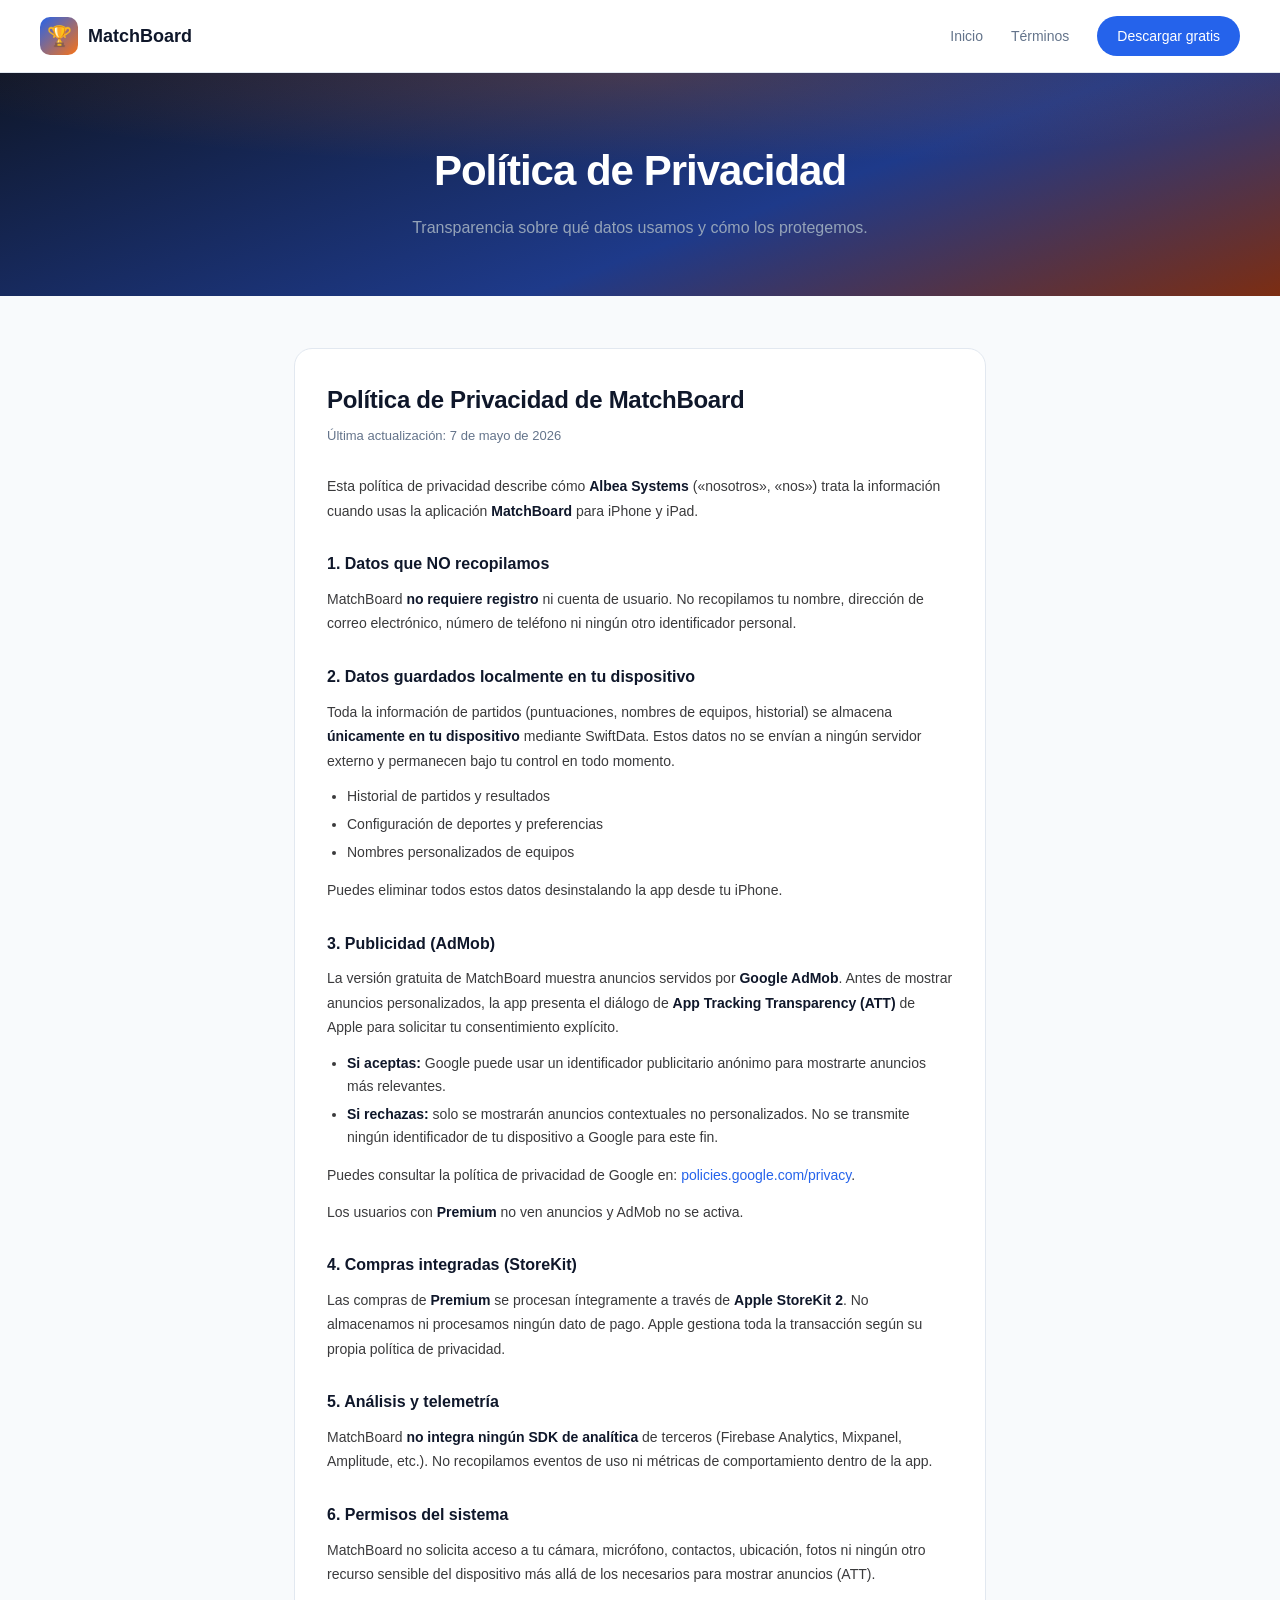
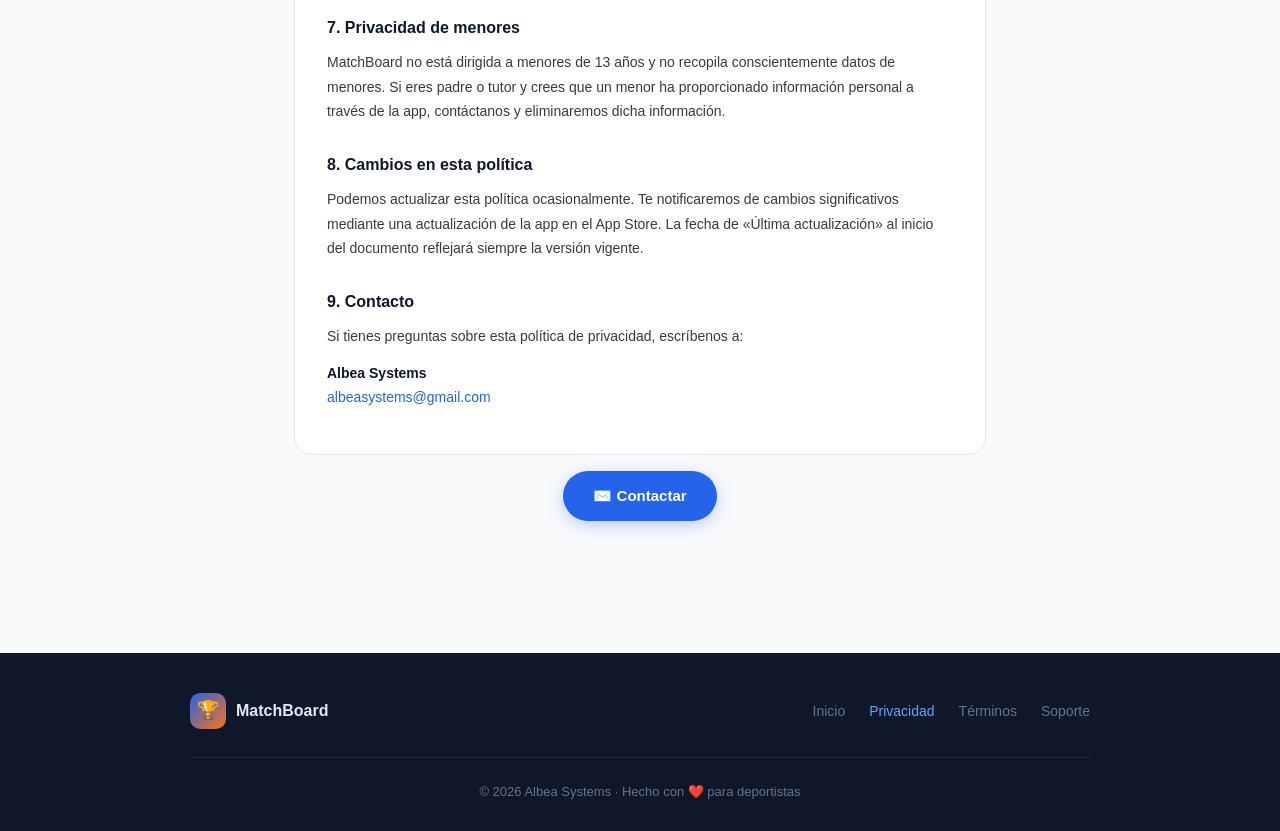
<file: privacy.html>
<!DOCTYPE html>
<html lang="es">
<head>
  <meta charset="UTF-8" />
  <meta name="viewport" content="width=device-width, initial-scale=1.0" />
  <title>Política de Privacidad — MatchBoard</title>
  <meta name="description" content="Política de privacidad de MatchBoard. Conoce qué datos recopilamos y cómo los usamos." />
  <link rel="stylesheet" href="style.css" />
</head>
<body>

<!-- NAV -->
<nav>
  <a class="nav-logo" href="index.html">
    <div class="icon">🏆</div>
    <span>MatchBoard</span>
  </a>
  <div class="nav-links">
    <a href="index.html" class="nav-hide">Inicio</a>
    <a href="terms.html" class="nav-hide">Términos</a>
    <a href="https://apps.apple.com/app/id6766800122" class="btn-nav">Descargar gratis</a>
  </div>
</nav>

<!-- PAGE HEADER -->
<div class="page-header">
  <h1>Política de Privacidad</h1>
  <p>Transparencia sobre qué datos usamos y cómo los protegemos.</p>
</div>

<!-- CONTENT -->
<div class="content">

  <div class="card prose">
    <h2>Política de Privacidad de MatchBoard</h2>
    <span class="updated">Última actualización: 7 de mayo de 2026</span>

    <p>Esta política de privacidad describe cómo <strong>Albea Systems</strong> («nosotros», «nos») trata la información cuando usas la aplicación <strong>MatchBoard</strong> para iPhone y iPad.</p>

    <h3>1. Datos que NO recopilamos</h3>
    <p>MatchBoard <strong>no requiere registro</strong> ni cuenta de usuario. No recopilamos tu nombre, dirección de correo electrónico, número de teléfono ni ningún otro identificador personal.</p>

    <h3>2. Datos guardados localmente en tu dispositivo</h3>
    <p>Toda la información de partidos (puntuaciones, nombres de equipos, historial) se almacena <strong>únicamente en tu dispositivo</strong> mediante SwiftData. Estos datos no se envían a ningún servidor externo y permanecen bajo tu control en todo momento.</p>
    <ul>
      <li>Historial de partidos y resultados</li>
      <li>Configuración de deportes y preferencias</li>
      <li>Nombres personalizados de equipos</li>
    </ul>
    <p>Puedes eliminar todos estos datos desinstalando la app desde tu iPhone.</p>

    <h3>3. Publicidad (AdMob)</h3>
    <p>La versión gratuita de MatchBoard muestra anuncios servidos por <strong>Google AdMob</strong>. Antes de mostrar anuncios personalizados, la app presenta el diálogo de <strong>App Tracking Transparency (ATT)</strong> de Apple para solicitar tu consentimiento explícito.</p>
    <ul>
      <li><strong>Si aceptas:</strong> Google puede usar un identificador publicitario anónimo para mostrarte anuncios más relevantes.</li>
      <li><strong>Si rechazas:</strong> solo se mostrarán anuncios contextuales no personalizados. No se transmite ningún identificador de tu dispositivo a Google para este fin.</li>
    </ul>
    <p>Puedes consultar la política de privacidad de Google en: <a href="https://policies.google.com/privacy" target="_blank" rel="noopener">policies.google.com/privacy</a>.</p>
    <p>Los usuarios con <strong>Premium</strong> no ven anuncios y AdMob no se activa.</p>

    <h3>4. Compras integradas (StoreKit)</h3>
    <p>Las compras de <strong>Premium</strong> se procesan íntegramente a través de <strong>Apple StoreKit 2</strong>. No almacenamos ni procesamos ningún dato de pago. Apple gestiona toda la transacción según su propia política de privacidad.</p>

    <h3>5. Análisis y telemetría</h3>
    <p>MatchBoard <strong>no integra ningún SDK de analítica</strong> de terceros (Firebase Analytics, Mixpanel, Amplitude, etc.). No recopilamos eventos de uso ni métricas de comportamiento dentro de la app.</p>

    <h3>6. Permisos del sistema</h3>
    <p>MatchBoard no solicita acceso a tu cámara, micrófono, contactos, ubicación, fotos ni ningún otro recurso sensible del dispositivo más allá de los necesarios para mostrar anuncios (ATT).</p>

    <h3>7. Privacidad de menores</h3>
    <p>MatchBoard no está dirigida a menores de 13 años y no recopila conscientemente datos de menores. Si eres padre o tutor y crees que un menor ha proporcionado información personal a través de la app, contáctanos y eliminaremos dicha información.</p>

    <h3>8. Cambios en esta política</h3>
    <p>Podemos actualizar esta política ocasionalmente. Te notificaremos de cambios significativos mediante una actualización de la app en el App Store. La fecha de «Última actualización» al inicio del documento reflejará siempre la versión vigente.</p>

    <h3>9. Contacto</h3>
    <p>Si tienes preguntas sobre esta política de privacidad, escríbenos a:</p>
    <p><strong>Albea Systems</strong><br>
    <a href="mailto:albeasystems@gmail.com">albeasystems@gmail.com</a></p>
  </div>

  <div style="text-align:center; margin-top: 16px;">
    <a href="mailto:albeasystems@gmail.com" class="btn-contact">✉️ Contactar</a>
  </div>

</div>

<!-- FOOTER -->
<footer>
  <div class="footer-inner">
    <div class="footer-top">
      <div class="footer-logo">
        <div class="icon">🏆</div>
        <span>MatchBoard</span>
      </div>
      <div class="footer-links">
        <a href="index.html">Inicio</a>
        <a href="privacy.html" style="color:#60a5fa;">Privacidad</a>
        <a href="terms.html">Términos</a>
        <a href="mailto:albeasystems@gmail.com">Soporte</a>
      </div>
    </div>
    <div class="footer-bottom">
      &copy; 2026 Albea Systems · Hecho con ❤️ para deportistas
    </div>
  </div>
</footer>

</body>
</html>
</file>
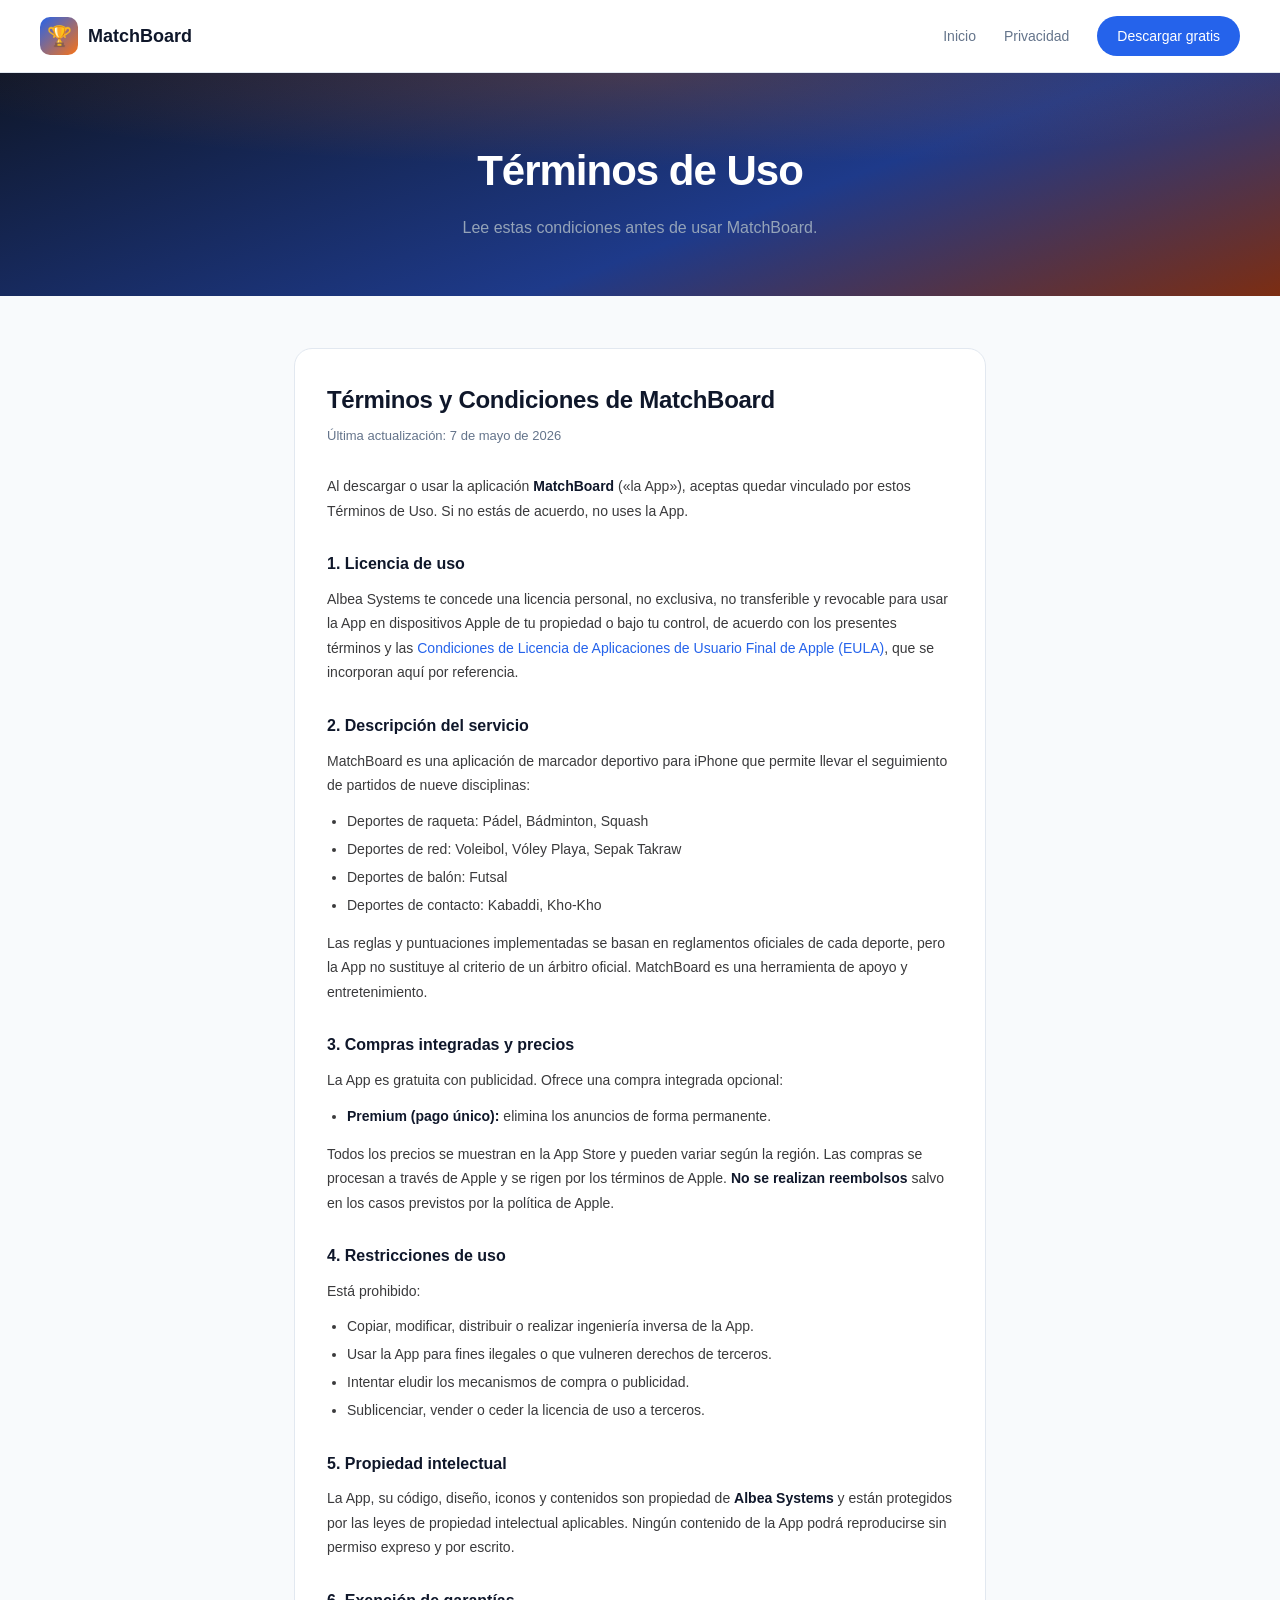
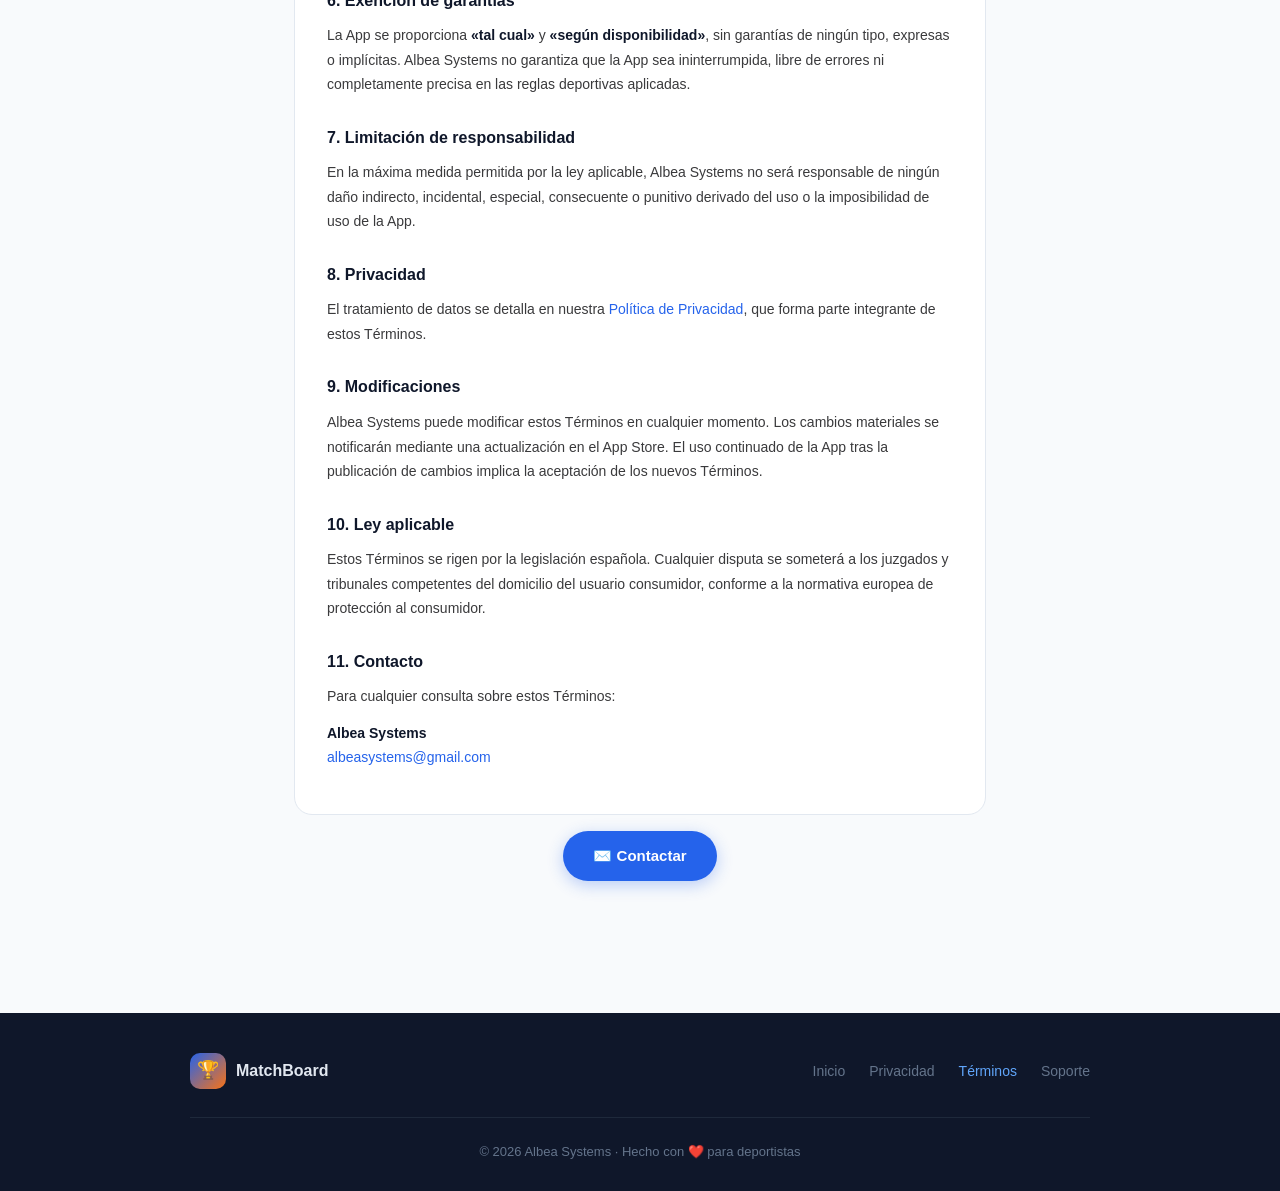
<file: terms.html>
<!DOCTYPE html>
<html lang="es">
<head>
  <meta charset="UTF-8" />
  <meta name="viewport" content="width=device-width, initial-scale=1.0" />
  <title>Términos de Uso — MatchBoard</title>
  <meta name="description" content="Términos y condiciones de uso de MatchBoard para iPhone." />
  <link rel="stylesheet" href="style.css" />
</head>
<body>

<!-- NAV -->
<nav>
  <a class="nav-logo" href="index.html">
    <div class="icon">🏆</div>
    <span>MatchBoard</span>
  </a>
  <div class="nav-links">
    <a href="index.html" class="nav-hide">Inicio</a>
    <a href="privacy.html" class="nav-hide">Privacidad</a>
    <a href="https://apps.apple.com/app/id6766800122" class="btn-nav">Descargar gratis</a>
  </div>
</nav>

<!-- PAGE HEADER -->
<div class="page-header">
  <h1>Términos de Uso</h1>
  <p>Lee estas condiciones antes de usar MatchBoard.</p>
</div>

<!-- CONTENT -->
<div class="content">

  <div class="card prose">
    <h2>Términos y Condiciones de MatchBoard</h2>
    <span class="updated">Última actualización: 7 de mayo de 2026</span>

    <p>Al descargar o usar la aplicación <strong>MatchBoard</strong> («la App»), aceptas quedar vinculado por estos Términos de Uso. Si no estás de acuerdo, no uses la App.</p>

    <h3>1. Licencia de uso</h3>
    <p>Albea Systems te concede una licencia personal, no exclusiva, no transferible y revocable para usar la App en dispositivos Apple de tu propiedad o bajo tu control, de acuerdo con los presentes términos y las <a href="https://www.apple.com/legal/internet-services/itunes/dev/stdeula/" target="_blank" rel="noopener">Condiciones de Licencia de Aplicaciones de Usuario Final de Apple (EULA)</a>, que se incorporan aquí por referencia.</p>

    <h3>2. Descripción del servicio</h3>
    <p>MatchBoard es una aplicación de marcador deportivo para iPhone que permite llevar el seguimiento de partidos de nueve disciplinas:</p>
    <ul>
      <li>Deportes de raqueta: Pádel, Bádminton, Squash</li>
      <li>Deportes de red: Voleibol, Vóley Playa, Sepak Takraw</li>
      <li>Deportes de balón: Futsal</li>
      <li>Deportes de contacto: Kabaddi, Kho-Kho</li>
    </ul>
    <p>Las reglas y puntuaciones implementadas se basan en reglamentos oficiales de cada deporte, pero la App no sustituye al criterio de un árbitro oficial. MatchBoard es una herramienta de apoyo y entretenimiento.</p>

    <h3>3. Compras integradas y precios</h3>
    <p>La App es gratuita con publicidad. Ofrece una compra integrada opcional:</p>
    <ul>
      <li><strong>Premium (pago único):</strong> elimina los anuncios de forma permanente.</li>
    </ul>
    <p>Todos los precios se muestran en la App Store y pueden variar según la región. Las compras se procesan a través de Apple y se rigen por los términos de Apple. <strong>No se realizan reembolsos</strong> salvo en los casos previstos por la política de Apple.</p>

    <h3>4. Restricciones de uso</h3>
    <p>Está prohibido:</p>
    <ul>
      <li>Copiar, modificar, distribuir o realizar ingeniería inversa de la App.</li>
      <li>Usar la App para fines ilegales o que vulneren derechos de terceros.</li>
      <li>Intentar eludir los mecanismos de compra o publicidad.</li>
      <li>Sublicenciar, vender o ceder la licencia de uso a terceros.</li>
    </ul>

    <h3>5. Propiedad intelectual</h3>
    <p>La App, su código, diseño, iconos y contenidos son propiedad de <strong>Albea Systems</strong> y están protegidos por las leyes de propiedad intelectual aplicables. Ningún contenido de la App podrá reproducirse sin permiso expreso y por escrito.</p>

    <h3>6. Exención de garantías</h3>
    <p>La App se proporciona <strong>«tal cual»</strong> y <strong>«según disponibilidad»</strong>, sin garantías de ningún tipo, expresas o implícitas. Albea Systems no garantiza que la App sea ininterrumpida, libre de errores ni completamente precisa en las reglas deportivas aplicadas.</p>

    <h3>7. Limitación de responsabilidad</h3>
    <p>En la máxima medida permitida por la ley aplicable, Albea Systems no será responsable de ningún daño indirecto, incidental, especial, consecuente o punitivo derivado del uso o la imposibilidad de uso de la App.</p>

    <h3>8. Privacidad</h3>
    <p>El tratamiento de datos se detalla en nuestra <a href="privacy.html">Política de Privacidad</a>, que forma parte integrante de estos Términos.</p>

    <h3>9. Modificaciones</h3>
    <p>Albea Systems puede modificar estos Términos en cualquier momento. Los cambios materiales se notificarán mediante una actualización en el App Store. El uso continuado de la App tras la publicación de cambios implica la aceptación de los nuevos Términos.</p>

    <h3>10. Ley aplicable</h3>
    <p>Estos Términos se rigen por la legislación española. Cualquier disputa se someterá a los juzgados y tribunales competentes del domicilio del usuario consumidor, conforme a la normativa europea de protección al consumidor.</p>

    <h3>11. Contacto</h3>
    <p>Para cualquier consulta sobre estos Términos:</p>
    <p><strong>Albea Systems</strong><br>
    <a href="mailto:albeasystems@gmail.com">albeasystems@gmail.com</a></p>
  </div>

  <div style="text-align:center; margin-top: 16px;">
    <a href="mailto:albeasystems@gmail.com" class="btn-contact">✉️ Contactar</a>
  </div>

</div>

<!-- FOOTER -->
<footer>
  <div class="footer-inner">
    <div class="footer-top">
      <div class="footer-logo">
        <div class="icon">🏆</div>
        <span>MatchBoard</span>
      </div>
      <div class="footer-links">
        <a href="index.html">Inicio</a>
        <a href="privacy.html">Privacidad</a>
        <a href="terms.html" style="color:#60a5fa;">Términos</a>
        <a href="mailto:albeasystems@gmail.com">Soporte</a>
      </div>
    </div>
    <div class="footer-bottom">
      &copy; 2026 Albea Systems · Hecho con ❤️ para deportistas
    </div>
  </div>
</footer>

</body>
</html>
</file>
<file: style.css>
/* ============================================================
   MatchBoard — Shared Design System
   ============================================================ */

*, *::before, *::after { box-sizing: border-box; margin: 0; padding: 0; }

:root {
  --blue:        #2563EB;
  --blue-dark:   #1D4ED8;
  --blue-light:  #EFF6FF;
  --orange:      #F97316;
  --orange-dark: #EA580C;
  --green:       #16A34A;
  --purple:      #7C3AED;
  --text:        #0f172a;
  --text-muted:  #64748b;
  --border:      #e2e8f0;
  --bg:          #f8fafc;
  --white:       #ffffff;
}

html { scroll-behavior: smooth; }

body {
  font-family: -apple-system, BlinkMacSystemFont, "Segoe UI", sans-serif;
  background: var(--bg);
  color: var(--text);
  line-height: 1.6;
}

/* NAV */
nav {
  position: sticky; top: 0; z-index: 100;
  display: flex; justify-content: space-between; align-items: center;
  padding: 16px 40px;
  background: rgba(255,255,255,.92);
  backdrop-filter: blur(12px);
  border-bottom: 1px solid var(--border);
}
.nav-logo { display: flex; align-items: center; gap: 10px; text-decoration: none; }
.nav-logo .icon {
  width: 38px; height: 38px; border-radius: 10px;
  background: linear-gradient(135deg, var(--blue), var(--orange));
  display: flex; align-items: center; justify-content: center;
  font-size: 20px;
}
.nav-logo span { font-size: 18px; font-weight: 800; color: var(--text); }
.nav-links { display: flex; gap: 28px; align-items: center; }
.nav-links a {
  font-size: 14px; color: var(--text-muted);
  text-decoration: none; font-weight: 500;
  transition: color .2s;
}
.nav-links a:hover { color: var(--blue); }
.nav-links a.active { color: var(--blue); font-weight: 700; }
.btn-nav {
  background: var(--blue); color: #fff !important;
  padding: 9px 20px; border-radius: 50px;
  font-weight: 700; font-size: 14px;
  transition: background .2s, transform .15s;
}
.btn-nav:hover { background: var(--blue-dark) !important; transform: translateY(-1px); }

/* HERO */
.hero {
  background: linear-gradient(160deg, #0f172a 0%, #1e3a8a 55%, #7c2d12 100%);
  color: #fff;
  padding: 80px 24px 72px;
  text-align: center;
  position: relative;
  overflow: hidden;
}
.hero::before {
  content: "";
  position: absolute; inset: 0;
  background: radial-gradient(ellipse 70% 50% at 50% 0%, rgba(249,115,22,.25) 0%, transparent 70%);
}
.hero > * { position: relative; z-index: 1; }
.hero-badge {
  display: inline-flex; align-items: center; gap: 6px;
  background: rgba(255,255,255,.12);
  border: 1px solid rgba(255,255,255,.2);
  border-radius: 50px; padding: 6px 16px;
  font-size: 12px; font-weight: 600; letter-spacing: .5px;
  color: #fbbf24; margin-bottom: 24px;
}
.hero h1 {
  font-size: clamp(32px, 6vw, 62px);
  font-weight: 900;
  letter-spacing: -2px;
  line-height: 1.05;
  margin-bottom: 20px;
}
.hero h1 span { color: var(--orange); }
.hero p {
  font-size: clamp(15px, 2vw, 18px);
  color: #94a3b8;
  max-width: 520px;
  margin: 0 auto 36px;
  line-height: 1.7;
}
.hero-actions { display: flex; gap: 14px; justify-content: center; flex-wrap: wrap; }
.btn-appstore {
  display: inline-flex; align-items: center; gap: 10px;
  background: #fff; color: var(--text);
  padding: 14px 26px; border-radius: 14px;
  font-weight: 700; font-size: 15px;
  text-decoration: none;
  transition: transform .15s, box-shadow .15s;
  box-shadow: 0 4px 20px rgba(0,0,0,.3);
}
.btn-appstore:hover { transform: translateY(-2px); box-shadow: 0 8px 28px rgba(0,0,0,.35); }
.btn-appstore .apple-icon { font-size: 22px; line-height: 1; }
.btn-appstore-inner { display: flex; flex-direction: column; text-align: left; gap: 1px; }
.btn-appstore-inner small { font-size: 11px; font-weight: 400; color: var(--text-muted); }
.btn-appstore-inner strong { font-size: 16px; }

/* SCREENSHOTS */
.screenshots {
  display: flex; gap: 16px; justify-content: center;
  margin-top: 56px; flex-wrap: nowrap;
  padding: 0 16px;
  overflow-x: auto;
}
.screenshot-wrap {
  flex-shrink: 0;
  background: #1e293b;
  border-radius: 40px;
  padding: 8px;
  box-shadow: 0 24px 60px rgba(0,0,0,.5), 0 0 0 1px rgba(255,255,255,.08);
  transition: transform .25s;
}
.screenshot-wrap:hover { transform: translateY(-6px) scale(1.02); }
.screenshot-wrap img {
  width: 160px; height: auto;
  border-radius: 32px;
  display: block;
}

/* STATS BAR */
.stats-bar {
  background: var(--white);
  border-bottom: 1px solid var(--border);
  padding: 28px 24px;
}
.stats-inner {
  max-width: 900px; margin: 0 auto;
  display: flex; justify-content: center; gap: 48px;
  flex-wrap: wrap;
}
.stat { text-align: center; }
.stat-num { font-size: 28px; font-weight: 900; color: var(--blue); letter-spacing: -1px; }
.stat-label { font-size: 12px; color: var(--text-muted); font-weight: 500; margin-top: 2px; }

/* SECTION */
.section { padding: 72px 24px; }
.section-inner { max-width: 900px; margin: 0 auto; }
.section-alt { background: var(--white); }
.section-header { text-align: center; margin-bottom: 48px; }
.section-label {
  display: inline-block;
  font-size: 11px; font-weight: 700; letter-spacing: 1.5px;
  text-transform: uppercase; color: var(--blue);
  margin-bottom: 10px;
}
.section-header h2 {
  font-size: clamp(24px, 4vw, 38px);
  font-weight: 900; letter-spacing: -1px;
  margin-bottom: 10px;
}
.section-header p { font-size: 16px; color: var(--text-muted); max-width: 500px; margin: 0 auto; }

/* SPORTS GRID */
.sports-grid {
  display: grid;
  grid-template-columns: repeat(auto-fill, minmax(140px, 1fr));
  gap: 14px;
}
.sport-card {
  background: var(--bg);
  border: 1px solid var(--border);
  border-radius: 16px;
  padding: 20px 16px;
  text-align: center;
  transition: box-shadow .2s, transform .2s;
}
.sport-card:hover { box-shadow: 0 8px 24px rgba(0,0,0,.08); transform: translateY(-3px); }
.sport-emoji { font-size: 32px; margin-bottom: 8px; }
.sport-name { font-size: 13px; font-weight: 700; color: var(--text); margin-bottom: 4px; }
.sport-tag {
  display: inline-block;
  font-size: 10px; font-weight: 600; letter-spacing: .5px;
  text-transform: uppercase; color: var(--text-muted);
  background: var(--border); border-radius: 50px; padding: 2px 8px;
}

/* FEATURES GRID */
.features-grid {
  display: grid;
  grid-template-columns: repeat(auto-fill, minmax(260px, 1fr));
  gap: 20px;
}
.feature-card {
  background: var(--white);
  border: 1px solid var(--border);
  border-radius: 18px;
  padding: 28px 24px;
  transition: box-shadow .2s, transform .2s;
}
.feature-card:hover { box-shadow: 0 8px 28px rgba(0,0,0,.07); transform: translateY(-3px); }
.feature-icon {
  width: 44px; height: 44px; border-radius: 12px;
  display: flex; align-items: center; justify-content: center;
  font-size: 22px; margin-bottom: 16px;
}
.feature-icon.blue  { background: var(--blue-light); }
.feature-icon.orange { background: #FFF7ED; }
.feature-icon.green { background: #F0FDF4; }
.feature-icon.purple { background: #F5F3FF; }
.feature-card h3 { font-size: 16px; font-weight: 700; margin-bottom: 6px; }
.feature-card p { font-size: 14px; color: var(--text-muted); line-height: 1.65; }

/* PRICING */
.pricing-grid {
  display: grid;
  grid-template-columns: repeat(auto-fill, minmax(220px, 1fr));
  gap: 20px;
  max-width: 520px; margin: 0 auto;
}
.pricing-card {
  background: var(--white);
  border: 1px solid var(--border);
  border-radius: 20px;
  padding: 32px 24px;
  text-align: center;
  position: relative;
}
.pricing-card.featured {
  border-color: var(--blue);
  box-shadow: 0 0 0 2px var(--blue), 0 8px 32px rgba(37,99,235,.15);
}
.pricing-badge {
  position: absolute; top: -12px; left: 50%; transform: translateX(-50%);
  background: var(--blue); color: #fff;
  font-size: 11px; font-weight: 700; letter-spacing: .5px;
  padding: 4px 14px; border-radius: 50px;
}
.pricing-name { font-size: 14px; font-weight: 700; color: var(--text-muted); margin-bottom: 12px; text-transform: uppercase; letter-spacing: .5px; }
.pricing-price { font-size: 40px; font-weight: 900; color: var(--text); letter-spacing: -2px; margin-bottom: 4px; }
.pricing-price span { font-size: 16px; font-weight: 500; color: var(--text-muted); letter-spacing: 0; }
.pricing-desc { font-size: 13px; color: var(--text-muted); margin-bottom: 24px; }
.pricing-list { list-style: none; text-align: left; margin-bottom: 24px; }
.pricing-list li { font-size: 14px; color: var(--text-muted); padding: 5px 0; display: flex; align-items: center; gap: 8px; }
.pricing-list li::before { content: "✓"; color: var(--green); font-weight: 700; }
.btn-pricing {
  display: block; padding: 12px; border-radius: 50px;
  font-weight: 700; font-size: 14px; text-decoration: none;
  text-align: center; transition: background .2s, transform .15s;
}
.btn-pricing.primary { background: var(--blue); color: #fff; }
.btn-pricing.primary:hover { background: var(--blue-dark); transform: translateY(-1px); }
.btn-pricing.secondary { background: var(--bg); color: var(--text); border: 1px solid var(--border); }
.btn-pricing.secondary:hover { background: var(--border); }

/* FAQ ACCORDION */
.faq-item {
  background: var(--bg);
  border-radius: 14px;
  border: 1px solid var(--border);
  margin-bottom: 10px;
  overflow: hidden;
}
.faq-q {
  padding: 18px 22px;
  font-size: 15px; font-weight: 600;
  cursor: pointer;
  display: flex; justify-content: space-between; align-items: center;
  user-select: none;
  transition: color .2s;
}
.faq-q:hover { color: var(--blue); }
.faq-q .arrow { transition: transform .25s; font-size: 12px; color: #aaa; }
.faq-q.open .arrow { transform: rotate(180deg); color: var(--blue); }
.faq-a {
  max-height: 0; overflow: hidden;
  transition: max-height .35s ease, padding .3s ease;
  font-size: 14px; color: var(--text-muted); line-height: 1.75;
  padding: 0 22px;
}
.faq-a.open { max-height: 400px; padding: 0 22px 20px; }
.faq-a a { color: var(--blue); text-decoration: none; }
.faq-a a:hover { text-decoration: underline; }

/* CONTACT BUTTON */
.btn-contact {
  display: inline-flex; align-items: center; gap: 8px;
  background: var(--blue); color: #fff;
  padding: 13px 30px; border-radius: 50px;
  font-size: 15px; font-weight: 700;
  text-decoration: none;
  transition: background .2s, transform .15s;
  box-shadow: 0 4px 16px rgba(37,99,235,.3);
}
.btn-contact:hover { background: var(--blue-dark); transform: translateY(-1px); }

/* PAGE HEADER (interior pages) */
.page-header {
  background: linear-gradient(160deg, #0f172a 0%, #1e3a8a 60%, #7c2d12 100%);
  color: #fff;
  text-align: center;
  padding: 64px 24px 56px;
  position: relative;
  overflow: hidden;
}
.page-header::before {
  content: "";
  position: absolute; inset: 0;
  background: radial-gradient(ellipse 80% 60% at 50% 0%, rgba(249,115,22,.2) 0%, transparent 70%);
}
.page-header > * { position: relative; z-index: 1; }
.page-header h1 { font-size: clamp(28px, 5vw, 42px); font-weight: 900; letter-spacing: -1px; margin-bottom: 10px; }
.page-header p { font-size: 16px; color: #94a3b8; max-width: 460px; margin: 0 auto; }

/* CONTENT WRAPPER */
.content {
  max-width: 740px;
  margin: 52px auto;
  padding: 0 24px 80px;
}

/* CARDS */
.card {
  background: var(--white);
  border-radius: 18px;
  border: 1px solid var(--border);
  padding: 32px;
  margin-bottom: 16px;
}
.card-title {
  font-size: 14px; font-weight: 700;
  color: var(--text-muted);
  text-transform: uppercase; letter-spacing: 1px;
  margin-bottom: 20px;
  display: flex; align-items: center; gap: 8px;
}

/* TYPOGRAPHY (legal pages) */
.prose h2 { font-size: 24px; font-weight: 800; margin-bottom: 6px; letter-spacing: -.3px; }
.prose .updated { font-size: 13px; color: var(--text-muted); margin-bottom: 28px; display: block; }
.prose h3 { font-size: 16px; font-weight: 700; color: var(--text); margin: 28px 0 10px; }
.prose p { font-size: 14px; color: #3a3a3c; margin-bottom: 12px; line-height: 1.75; }
.prose ul { padding-left: 20px; margin-bottom: 14px; }
.prose ul li { font-size: 14px; color: #3a3a3c; margin-bottom: 5px; line-height: 1.65; }
.prose a { color: var(--blue); text-decoration: none; }
.prose a:hover { text-decoration: underline; }
.prose strong { color: var(--text); }

/* FOOTER */
footer {
  background: #0f172a; color: #64748b;
  padding: 40px 24px 28px;
}
.footer-inner { max-width: 900px; margin: 0 auto; }
.footer-top {
  display: flex; justify-content: space-between; align-items: center;
  padding-bottom: 28px; border-bottom: 1px solid #1e293b;
  flex-wrap: wrap; gap: 20px;
}
.footer-logo { display: flex; align-items: center; gap: 10px; }
.footer-logo .icon {
  width: 36px; height: 36px; border-radius: 10px;
  background: linear-gradient(135deg, var(--blue), var(--orange));
  display: flex; align-items: center; justify-content: center; font-size: 18px;
}
.footer-logo span { font-size: 16px; font-weight: 800; color: #e2e8f0; }
.footer-links { display: flex; gap: 24px; flex-wrap: wrap; }
.footer-links a { font-size: 14px; color: #64748b; text-decoration: none; transition: color .2s; }
.footer-links a:hover { color: #60a5fa; }
.footer-bottom { margin-top: 24px; text-align: center; font-size: 13px; }

/* RESPONSIVE */
@media (max-width: 680px) {
  nav { padding: 14px 20px; }
  .nav-hide { display: none; }
  .footer-top { flex-direction: column; align-items: flex-start; }
  .card { padding: 24px 20px; }
  .screenshots { gap: 10px; }
  .screenshot-wrap img { width: 120px; }
  .screenshot-wrap { border-radius: 30px; padding: 6px; }
  .hero { padding: 60px 20px 56px; }
  .stats-inner { gap: 28px; }
  .pricing-grid { grid-template-columns: 1fr; max-width: 320px; }
}
</file>
